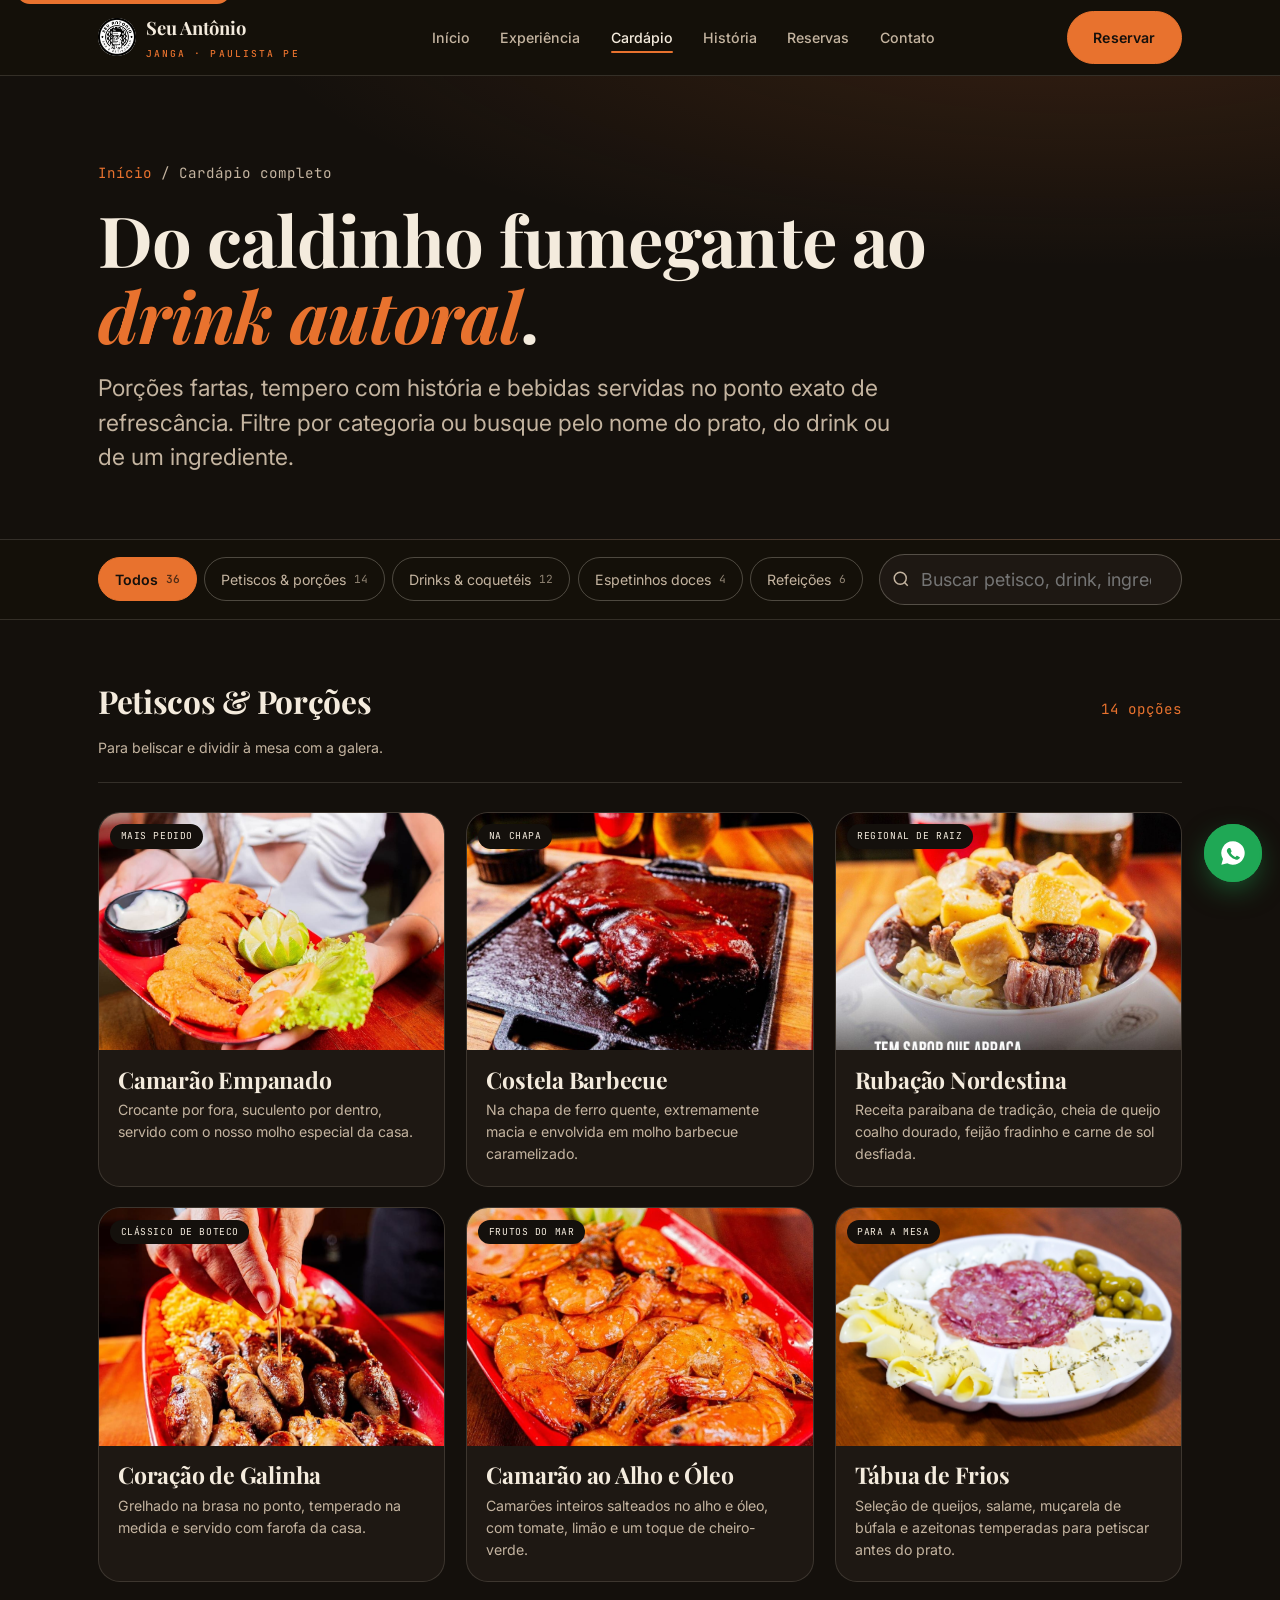
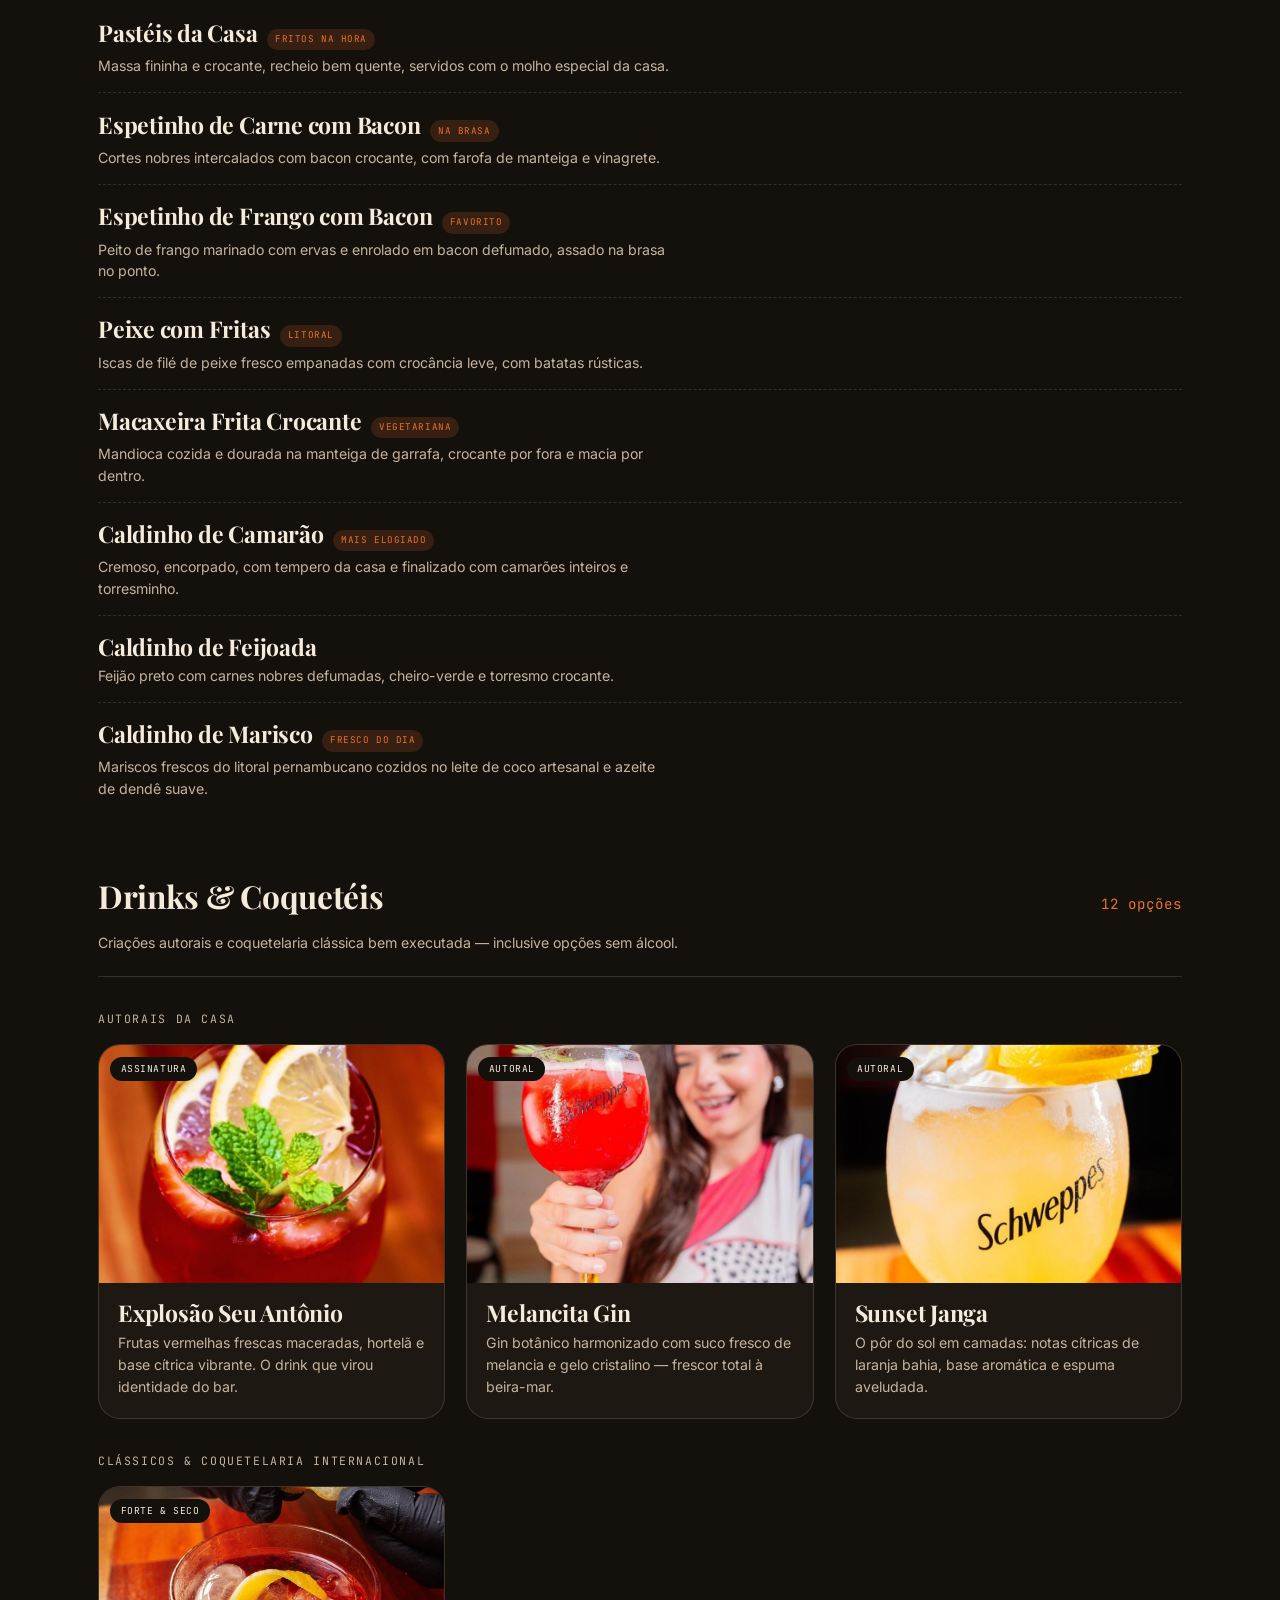
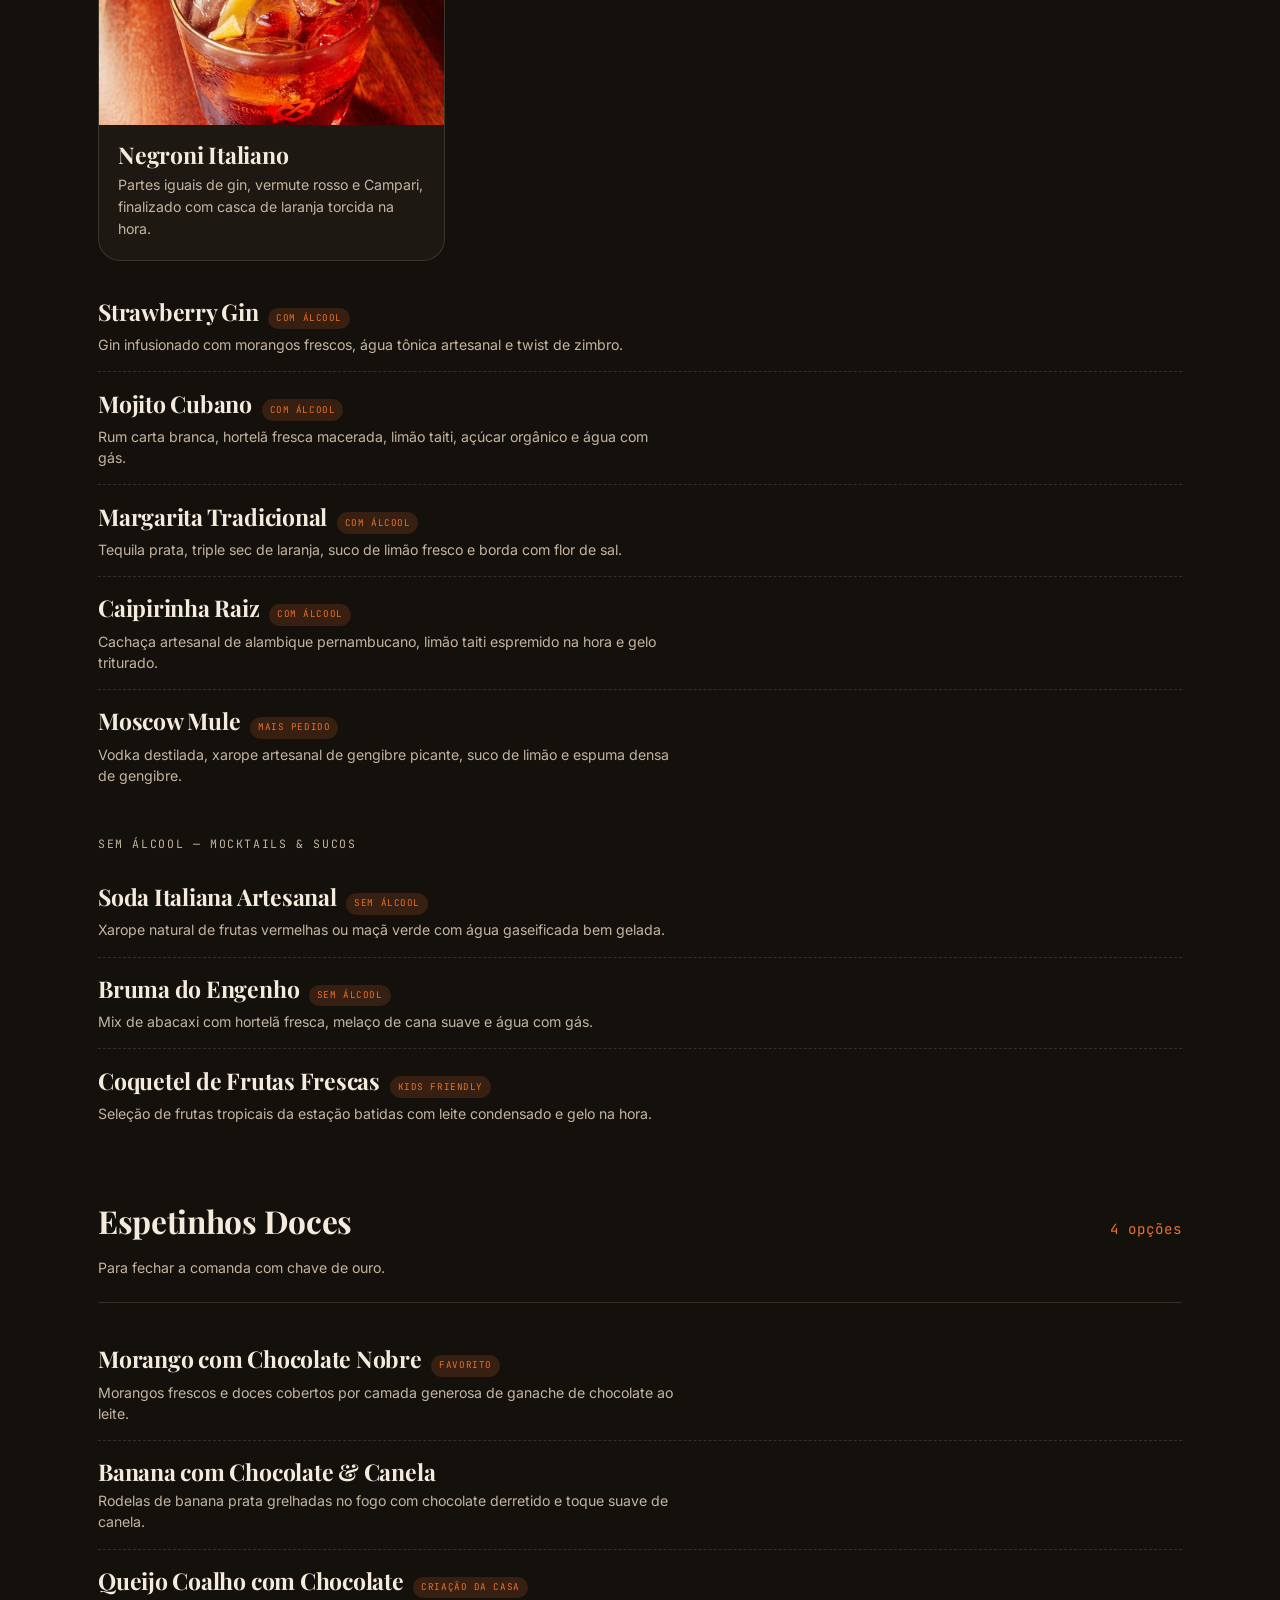
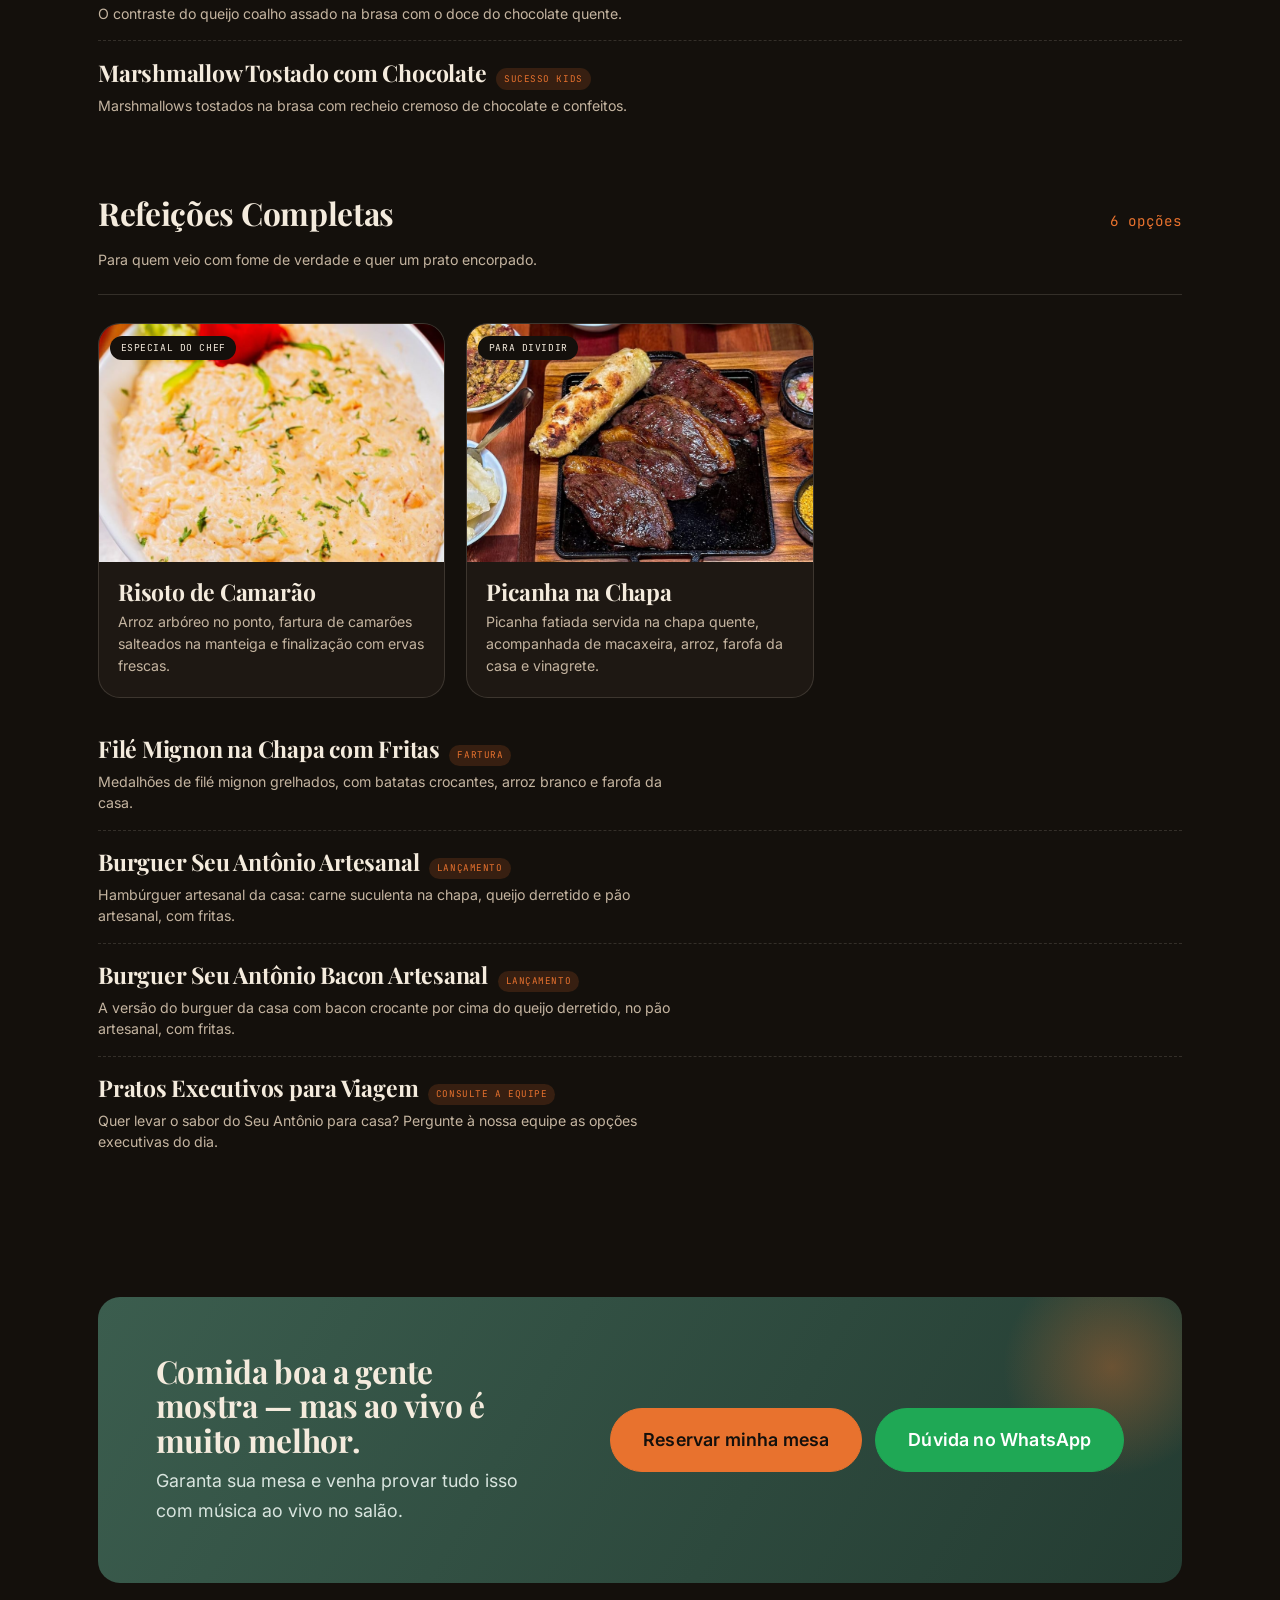
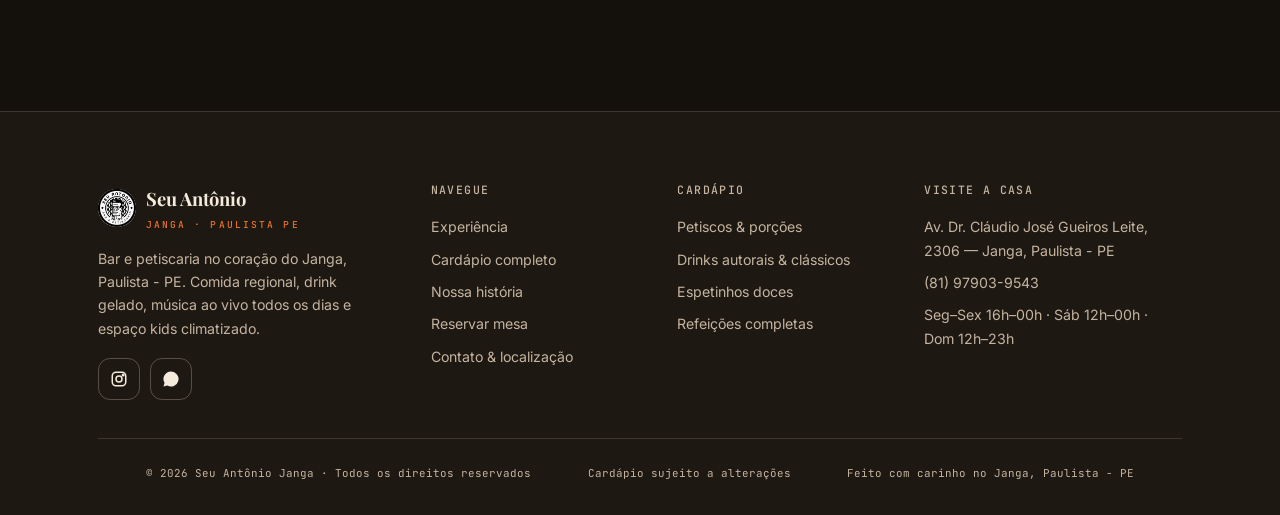
<file: cardapio.html>
<!DOCTYPE html>
<html lang="pt-BR">
<head>
<meta charset="UTF-8">
<meta name="viewport" content="width=device-width, initial-scale=1.0">
<script>document.documentElement.classList.add('js')</script>
<title>Cardápio Completo | Seu Antônio Janga — Bar e Petiscaria no Janga, Paulista PE</title>
<meta name="description" content="Cardápio completo do Seu Antônio Janga: petiscos regionais, caldinhos, drinks autorais e clássicos, mocktails sem álcool, espetinhos doces e refeições. Peça na mesa os valores do dia. Janga, Paulista - PE.">
<link rel="canonical" href="https://www.seuantoniojanga.com.br/cardapio.html">

<meta http-equiv="X-Content-Type-Options" content="nosniff">
<meta name="referrer" content="strict-origin-when-cross-origin">
<meta name="theme-color" content="#14100C">
<meta property="og:type" content="website">
<meta property="og:title" content="Cardápio Completo | Seu Antônio Janga">
<meta property="og:description" content="Petiscos regionais, drinks autorais, espetinhos doces e refeições. Peça na mesa os valores do dia. Janga, Paulista - PE.">
<meta property="og:image" content="https://www.seuantoniojanga.com.br/assets/fotos/camarao-empanado.jpg">
<meta property="og:url" content="https://www.seuantoniojanga.com.br/cardapio.html">
<meta property="og:locale" content="pt_BR">

<link rel="icon" href="assets/img/favicon.svg?v=2" type="image/svg+xml">
<link rel="icon" type="image/png" sizes="32x32" href="assets/images/favicon/favicon-32x32.png?v=2">
<link rel="shortcut icon" href="assets/images/favicon/favicon.ico?v=2">
<link rel="apple-touch-icon" sizes="180x180" href="assets/images/favicon/apple-touch-icon.png?v=2">
<link rel="manifest" href="site.webmanifest">

<link rel="preconnect" href="https://fonts.googleapis.com">
<link rel="preconnect" href="https://fonts.gstatic.com" crossorigin>
<link href="https://fonts.googleapis.com/css2?family=Playfair+Display:ital,wght@0,600;0,700;0,800;1,600&family=Inter:wght@400;500;600;700&family=JetBrains+Mono:wght@400;500;700&display=swap" rel="stylesheet">
<link rel="stylesheet" href="assets/css/styles.css?v=20260830b">
<link rel="stylesheet" href="assets/css/cardapio.css?v=20260830b">

<script type="application/ld+json">
{
  "@context": "https://schema.org",
  "@type": "Menu",
  "name": "Cardápio — Seu Antônio Janga",
  "url": "https://www.seuantoniojanga.com.br/cardapio.html",
  "inLanguage": "pt-BR",
  "hasMenuSection": [
    { "@type": "MenuSection", "name": "Petiscos & Porções" },
    { "@type": "MenuSection", "name": "Drinks & Coquetéis" },
    { "@type": "MenuSection", "name": "Espetinhos Doces" },
    { "@type": "MenuSection", "name": "Refeições Completas" }
  ],
  "provider": { "@type": "BarOrPub", "name": "Seu Antônio Janga", "@id": "https://www.seuantoniojanga.com.br/#business" }
}
</script>
</head>
<body>

<a class="skip-link" href="#cardapio-conteudo">Pular para o cardápio</a>

<div class="preloader" id="preloader" role="status" aria-live="polite">
  <p class="preloader-mark">Seu Antônio <em>Janga</em></p>
  <svg viewBox="0 0 240 40" aria-hidden="true"><path d="M8 22c26 0 26-14 52-14s26 14 52 14 26-14 52-14 26 14 52 14"/></svg>
  <p class="preloader-tag">Cardápio da casa</p>
</div>
<noscript><style>#preloader{display:none}</style></noscript>

<header class="site-header is-stuck" id="site-header">
  <div class="header-inner">
    <a href="index.html" class="brand" aria-label="Seu Antônio Janga — página inicial">
      <img src="assets/images/logo/logo-seu-antonio-simples.png" alt="" width="38" height="38">
      <span>Seu Antônio<em>Janga · Paulista PE</em></span>
    </a>
    <nav class="nav" id="nav" aria-label="Navegação principal">
      <a href="index.html">Início</a>
      <a href="index.html#experiencia">Experiência</a>
      <a href="cardapio.html" class="is-active" aria-current="page">Cardápio</a>
      <a href="index.html#historia">História</a>
      <a href="index.html#reservas">Reservas</a>
      <a href="index.html#contato">Contato</a>
    </nav>
    <div class="header-cta">
      <a href="index.html#reservas" class="btn">Reservar</a>
      <button type="button" class="nav-toggle" id="nav-toggle" aria-label="Abrir menu" aria-controls="nav" aria-expanded="false">
        <span></span><span></span><span></span>
      </button>
    </div>
  </div>
</header>
<div class="nav-backdrop" id="nav-backdrop" hidden></div>

<main id="cardapio-conteudo">

  <section class="page-hero">
    <div class="container">
      <p class="crumb"><a href="index.html">Início</a> / Cardápio completo</p>
      <h1>Do caldinho fumegante ao <em>drink autoral</em>.</h1>
      <p class="lede">Porções fartas, tempero com história e bebidas servidas no ponto exato de refrescância. Filtre por categoria ou busque pelo nome do prato, do drink ou de um ingrediente.</p>
    </div>
  </section>

  <div class="menu-bar">
    <div class="container menu-bar-inner">
      <div class="menu-filters" role="tablist" aria-label="Filtrar cardápio por categoria">
        <button class="menu-filter" role="tab" aria-selected="true" data-filter="todos">Todos <span class="n" data-count-all>36</span></button>
        <button class="menu-filter" role="tab" aria-selected="false" data-filter="petiscos">Petiscos &amp; porções <span class="n">14</span></button>
        <button class="menu-filter" role="tab" aria-selected="false" data-filter="drinks">Drinks &amp; coquetéis <span class="n">12</span></button>
        <button class="menu-filter" role="tab" aria-selected="false" data-filter="doces">Espetinhos doces <span class="n">4</span></button>
        <button class="menu-filter" role="tab" aria-selected="false" data-filter="refeicoes">Refeições <span class="n">6</span></button>
      </div>
      <div class="menu-search">
        <svg viewBox="0 0 24 24" fill="none" stroke="currentColor" stroke-width="2"><circle cx="11" cy="11" r="8"/><path d="M21 21l-4.3-4.3"/></svg>
        <input type="search" id="menu-search" placeholder="Buscar petisco, drink, ingrediente…" aria-label="Buscar no cardápio">
      </div>
    </div>
  </div>

  <div class="container">

    <!-- PETISCOS -->
    <section class="menu-cat" id="petiscos" data-category="petiscos">
      <div class="menu-cat-head">
        <h2>Petiscos &amp; Porções</h2>
        <span class="n">14 opções</span>
        <p>Para beliscar e dividir à mesa com a galera.</p>
      </div>

      <div class="feature-row">
        <article class="mcard menu-item" data-search="camarão empanado crocante molho branco frutos do mar espetinho">
          <div class="mcard-media">
            <img src="assets/fotos/espetinho-camarao-empanado.jpg" alt="Espetinho de camarão empanado com molho branco, limão e salada" width="1200" height="1200" loading="lazy">
            <span class="mcard-tag">Mais pedido</span>
          </div>
          <div class="mcard-body">
            <h3>Camarão Empanado</h3>
            <p>Crocante por fora, suculento por dentro, servido com o nosso molho especial da casa.</p>
          </div>
        </article>

        <article class="mcard menu-item" data-search="costela barbecue chapa defumado carne caramelizado">
          <div class="mcard-media">
            <img src="assets/fotos/costela-barbecue.jpg" alt="Costela barbecue servida na chapa de ferro quente" width="900" height="900" loading="lazy">
            <span class="mcard-tag">Na chapa</span>
          </div>
          <div class="mcard-body">
            <h3>Costela Barbecue</h3>
            <p>Na chapa de ferro quente, extremamente macia e envolvida em molho barbecue caramelizado.</p>
          </div>
        </article>

        <article class="mcard menu-item" data-search="rubação nordestina queijo coalho feijão fradinho carne de sol paraíba regional">
          <div class="mcard-media">
            <img src="assets/fotos/rubacao-nordestina.jpg" alt="Rubação nordestina com queijo coalho, feijão fradinho e carne de sol" width="900" height="900" loading="lazy">
            <span class="mcard-tag">Regional de raiz</span>
          </div>
          <div class="mcard-body">
            <h3>Rubação Nordestina</h3>
            <p>Receita paraibana de tradição, cheia de queijo coalho dourado, feijão fradinho e carne de sol desfiada.</p>
          </div>
        </article>

        <article class="mcard menu-item" data-search="coração de galinha grelhado brasa farofa boteco petisco">
          <div class="mcard-media">
            <img src="assets/fotos/coracao-de-galinha.jpg" alt="Coração de galinha grelhado na brasa, servido no prato com farofa" width="961" height="1200" loading="lazy">
            <span class="mcard-tag">Clássico de boteco</span>
          </div>
          <div class="mcard-body">
            <h3>Coração de Galinha</h3>
            <p>Grelhado na brasa no ponto, temperado na medida e servido com farofa da casa.</p>
          </div>
        </article>

        <article class="mcard menu-item" data-search="camarão ao alho e óleo inteiro chapa frutos do mar tomate limão">
          <div class="mcard-media">
            <img src="assets/fotos/camarao-ao-alho-e-oleo.jpg" alt="Camarões inteiros ao alho e óleo servidos com tomate e limão" width="1013" height="1013" loading="lazy">
            <span class="mcard-tag">Frutos do mar</span>
          </div>
          <div class="mcard-body">
            <h3>Camarão ao Alho e Óleo</h3>
            <p>Camarões inteiros salteados no alho e óleo, com tomate, limão e um toque de cheiro-verde.</p>
          </div>
        </article>

        <article class="mcard menu-item" data-search="tábua de frios queijo salame azeitona muçarela búfala para a mesa">
          <div class="mcard-media">
            <img src="assets/fotos/tabua-de-frios.jpg" alt="Tábua de frios com queijos, salame, muçarela de búfala e azeitonas" width="1440" height="962" loading="lazy">
            <span class="mcard-tag">Para a mesa</span>
          </div>
          <div class="mcard-body">
            <h3>Tábua de Frios</h3>
            <p>Seleção de queijos, salame, muçarela de búfala e azeitonas temperadas para petiscar antes do prato.</p>
          </div>
        </article>

      </div>

      <div class="menu-list">
        <div class="mrow menu-item" data-search="pastéis da casa fritos crocante recheio molho petisco">
          <div class="mrow-title"><h4>Pastéis da Casa</h4><span class="chip-mini">Fritos na hora</span></div>
            <p>Massa fininha e crocante, recheio bem quente, servidos com o molho especial da casa.</p>
        </div>
        <div class="mrow menu-item" data-search="espetinho de carne com bacon farofa vinagrete brasa">
          <div class="mrow-title"><h4>Espetinho de Carne com Bacon</h4><span class="chip-mini">Na brasa</span></div>
            <p>Cortes nobres intercalados com bacon crocante, com farofa de manteiga e vinagrete.</p>
        </div>
        <div class="mrow menu-item" data-search="espetinho de frango com bacon ervas defumado brasa">
          <div class="mrow-title"><h4>Espetinho de Frango com Bacon</h4><span class="chip-mini">Favorito</span></div>
            <p>Peito de frango marinado com ervas e enrolado em bacon defumado, assado na brasa no ponto.</p>
        </div>
        <div class="mrow menu-item" data-search="peixe com fritas filé iscas empanado batata rústica litoral">
          <div class="mrow-title"><h4>Peixe com Fritas</h4><span class="chip-mini">Litoral</span></div>
            <p>Iscas de filé de peixe fresco empanadas com crocância leve, com batatas rústicas.</p>
        </div>
        <div class="mrow menu-item" data-search="macaxeira frita crocante aipim mandioca manteiga de garrafa vegetariano">
          <div class="mrow-title"><h4>Macaxeira Frita Crocante</h4><span class="chip-mini">Vegetariana</span></div>
            <p>Mandioca cozida e dourada na manteiga de garrafa, crocante por fora e macia por dentro.</p>
        </div>
        <div class="mrow menu-item" data-search="caldinho de camarão cremoso encorpado torresmo frutos do mar">
          <div class="mrow-title"><h4>Caldinho de Camarão</h4><span class="chip-mini">Mais elogiado</span></div>
            <p>Cremoso, encorpado, com tempero da casa e finalizado com camarões inteiros e torresminho.</p>
        </div>
        <div class="mrow menu-item" data-search="caldinho de feijoada feijão preto carnes defumadas torresmo">
          <div class="mrow-title"><h4>Caldinho de Feijoada</h4></div>
            <p>Feijão preto com carnes nobres defumadas, cheiro-verde e torresmo crocante.</p>
        </div>
        <div class="mrow menu-item" data-search="caldinho de marisco litoral leite de coco dendê frutos do mar">
          <div class="mrow-title"><h4>Caldinho de Marisco</h4><span class="chip-mini">Fresco do dia</span></div>
            <p>Mariscos frescos do litoral pernambucano cozidos no leite de coco artesanal e azeite de dendê suave.</p>
        </div>
      </div>
    </section>

    <!-- DRINKS -->
    <section class="menu-cat" id="drinks" data-category="drinks">
      <div class="menu-cat-head">
        <h2>Drinks &amp; Coquetéis</h2>
        <span class="n">12 opções</span>
        <p>Criações autorais e coquetelaria clássica bem executada — inclusive opções sem álcool.</p>
      </div>

      <p class="menu-sub">Autorais da casa</p>
      <div class="feature-row">
        <article class="mcard menu-item" data-search="explosão seu antônio frutas vermelhas hortelã cítrico assinatura autoral com álcool">
          <div class="mcard-media">
            <img src="assets/fotos/drink-explosao-seu-antonio.jpg" alt="Drink Explosão Seu Antônio com frutas vermelhas e hortelã" width="800" height="1061" loading="lazy">
            <span class="mcard-tag">Assinatura</span>
          </div>
          <div class="mcard-body">
            <h3>Explosão Seu Antônio</h3>
            <p>Frutas vermelhas frescas maceradas, hortelã e base cítrica vibrante. O drink que virou identidade do bar.</p>
          </div>
        </article>
        <article class="mcard menu-item" data-search="melancita gin melancia botânico refrescante autoral com álcool">
          <div class="mcard-media">
            <img src="assets/fotos/drink-melancita-gin.jpg" alt="Drink Melancita Gin, com suco de melancia" width="800" height="800" loading="lazy">
            <span class="mcard-tag">Autoral</span>
          </div>
          <div class="mcard-body">
            <h3>Melancita Gin</h3>
            <p>Gin botânico harmonizado com suco fresco de melancia e gelo cristalino — frescor total à beira-mar.</p>
          </div>
        </article>
        <article class="mcard menu-item" data-search="sunset janga laranja bahia espuma aveludada cítrico autoral com álcool">
          <div class="mcard-media">
            <img src="assets/fotos/drink-sunset-janga.jpg" alt="Drink Sunset Janga em camadas cítricas com espuma" width="800" height="800" loading="lazy">
            <span class="mcard-tag">Autoral</span>
          </div>
          <div class="mcard-body">
            <h3>Sunset Janga</h3>
            <p>O pôr do sol em camadas: notas cítricas de laranja bahia, base aromática e espuma aveludada.</p>
          </div>
        </article>
      </div>

      <p class="menu-sub">Clássicos &amp; coquetelaria internacional</p>
      <div class="feature-row">
        <article class="mcard menu-item" data-search="negroni italiano gin vermute rosso campari casca de laranja torcida forte seco com álcool">
          <div class="mcard-media">
            <img src="assets/fotos/bar-negroni-casca-laranja.jpg" alt="Bartender torcendo casca de laranja sobre um Negroni no balcão do bar" width="1200" height="1200" loading="lazy">
            <span class="mcard-tag">Forte &amp; seco</span>
          </div>
          <div class="mcard-body">
            <h3>Negroni Italiano</h3>
            <p>Partes iguais de gin, vermute rosso e Campari, finalizado com casca de laranja torcida na hora.</p>
          </div>
        </article>
      </div>
      <div class="menu-list">
        <div class="mrow menu-item" data-search="strawberry gin morango tônica zimbro com álcool">
          <div class="mrow-title"><h4>Strawberry Gin</h4><span class="chip-mini">Com álcool</span></div>
            <p>Gin infusionado com morangos frescos, água tônica artesanal e twist de zimbro.</p>
        </div>
        <div class="mrow menu-item" data-search="mojito cubano rum hortelã limão taiti água com gás clássico com álcool">
          <div class="mrow-title"><h4>Mojito Cubano</h4><span class="chip-mini">Com álcool</span></div>
            <p>Rum carta branca, hortelã fresca macerada, limão taiti, açúcar orgânico e água com gás.</p>
        </div>
        <div class="mrow menu-item" data-search="margarita tradicional tequila triple sec limão flor de sal com álcool">
          <div class="mrow-title"><h4>Margarita Tradicional</h4><span class="chip-mini">Com álcool</span></div>
            <p>Tequila prata, triple sec de laranja, suco de limão fresco e borda com flor de sal.</p>
        </div>
        <div class="mrow menu-item" data-search="caipirinha raiz cachaça alambique pernambucano limão taiti brasil com álcool">
          <div class="mrow-title"><h4>Caipirinha Raiz</h4><span class="chip-mini">Com álcool</span></div>
            <p>Cachaça artesanal de alambique pernambucano, limão taiti espremido na hora e gelo triturado.</p>
        </div>
        <div class="mrow menu-item" data-search="moscow mule vodka gengibre picante espuma limão mais pedido com álcool">
          <div class="mrow-title"><h4>Moscow Mule</h4><span class="chip-mini">Mais pedido</span></div>
            <p>Vodka destilada, xarope artesanal de gengibre picante, suco de limão e espuma densa de gengibre.</p>
        </div>
      </div>

      <p class="menu-sub">Sem álcool — mocktails &amp; sucos</p>
      <div class="menu-list">
        <div class="mrow menu-item" data-search="soda italiana artesanal xarope frutas vermelhas maçã verde sem álcool">
          <div class="mrow-title"><h4>Soda Italiana Artesanal</h4><span class="chip-mini">Sem álcool</span></div>
            <p>Xarope natural de frutas vermelhas ou maçã verde com água gaseificada bem gelada.</p>
        </div>
        <div class="mrow menu-item" data-search="bruma do engenho abacaxi hortelã melaço de cana água com gás sem álcool autoral">
          <div class="mrow-title"><h4>Bruma do Engenho</h4><span class="chip-mini">Sem álcool</span></div>
            <p>Mix de abacaxi com hortelã fresca, melaço de cana suave e água com gás.</p>
        </div>
        <div class="mrow menu-item" data-search="coquetel de frutas frescas tropicais leite condensado kids sem álcool">
          <div class="mrow-title"><h4>Coquetel de Frutas Frescas</h4><span class="chip-mini">Kids friendly</span></div>
            <p>Seleção de frutas tropicais da estação batidas com leite condensado e gelo na hora.</p>
        </div>
      </div>
    </section>

    <!-- DOCES -->
    <section class="menu-cat" id="doces" data-category="doces">
      <div class="menu-cat-head">
        <h2>Espetinhos Doces</h2>
        <span class="n">4 opções</span>
        <p>Para fechar a comanda com chave de ouro.</p>
      </div>
      <div class="menu-list">
        <div class="mrow menu-item" data-search="morango com chocolate nobre ganache ao leite sobremesa doce">
          <div class="mrow-title"><h4>Morango com Chocolate Nobre</h4><span class="chip-mini">Favorito</span></div>
            <p>Morangos frescos e doces cobertos por camada generosa de ganache de chocolate ao leite.</p>
        </div>
        <div class="mrow menu-item" data-search="banana com chocolate canela grelhada fogo sobremesa doce">
          <div class="mrow-title"><h4>Banana com Chocolate &amp; Canela</h4></div>
            <p>Rodelas de banana prata grelhadas no fogo com chocolate derretido e toque suave de canela.</p>
        </div>
        <div class="mrow menu-item" data-search="queijo coalho com chocolate brasa salgado doce criação da casa">
          <div class="mrow-title"><h4>Queijo Coalho com Chocolate</h4><span class="chip-mini">Criação da casa</span></div>
            <p>O contraste do queijo coalho assado na brasa com o doce do chocolate quente.</p>
        </div>
        <div class="mrow menu-item" data-search="marshmallow tostado com chocolate confeitos kids doce sobremesa">
          <div class="mrow-title"><h4>Marshmallow Tostado com Chocolate</h4><span class="chip-mini">Sucesso kids</span></div>
            <p>Marshmallows tostados na brasa com recheio cremoso de chocolate e confeitos.</p>
        </div>
      </div>
    </section>

    <!-- REFEIÇÕES -->
    <section class="menu-cat" id="refeicoes" data-category="refeicoes">
      <div class="menu-cat-head">
        <h2>Refeições Completas</h2>
        <span class="n">6 opções</span>
        <p>Para quem veio com fome de verdade e quer um prato encorpado.</p>
      </div>

      <div class="feature-row">
        <article class="mcard menu-item" data-search="risoto de camarão arbóreo cremoso ervas especial do chef refeição">
          <div class="mcard-media">
            <img src="assets/fotos/risoto-de-camarao.jpg" alt="Risoto cremoso de camarão finalizado com ervas" width="720" height="720" loading="lazy">
            <span class="mcard-tag">Especial do chef</span>
          </div>
          <div class="mcard-body">
            <h3>Risoto de Camarão</h3>
            <p>Arroz arbóreo no ponto, fartura de camarões salteados na manteiga e finalização com ervas frescas.</p>
          </div>
        </article>

        <article class="mcard menu-item" data-search="picanha na chapa fatiada macaxeira arroz farofa vinagrete para dividir refeição carne">
          <div class="mcard-media">
            <img src="assets/fotos/picanha-na-chapa.jpg" alt="Picanha fatiada na chapa de ferro com macaxeira, arroz e farofa" width="902" height="1200" loading="lazy">
            <span class="mcard-tag">Para dividir</span>
          </div>
          <div class="mcard-body">
            <h3>Picanha na Chapa</h3>
            <p>Picanha fatiada servida na chapa quente, acompanhada de macaxeira, arroz, farofa da casa e vinagrete.</p>
          </div>
        </article>
      </div>

      <div class="menu-list">
        <div class="mrow menu-item" data-search="filé mignon na chapa fritas medalhões arroz farofa refeição fartura">
          <div class="mrow-title"><h4>Filé Mignon na Chapa com Fritas</h4><span class="chip-mini">Fartura</span></div>
            <p>Medalhões de filé mignon grelhados, com batatas crocantes, arroz branco e farofa da casa.</p>
        </div>
        <div class="mrow menu-item" data-search="burguer seu antônio artesanal hambúrguer carne queijo pão artesanal lançamento">
          <div class="mrow-title"><h4>Burguer Seu Antônio Artesanal</h4><span class="chip-mini">Lançamento</span></div>
            <p>Hambúrguer artesanal da casa: carne suculenta na chapa, queijo derretido e pão artesanal, com fritas.</p>
        </div>
        <div class="mrow menu-item" data-search="burguer seu antônio bacon artesanal hambúrguer carne queijo pão bacon crocante lançamento">
          <div class="mrow-title"><h4>Burguer Seu Antônio Bacon Artesanal</h4><span class="chip-mini">Lançamento</span></div>
            <p>A versão do burguer da casa com bacon crocante por cima do queijo derretido, no pão artesanal, com fritas.</p>
        </div>
        <div class="mrow menu-item" data-search="pratos executivos para viagem take away marmita almoço consulte">
          <div class="mrow-title"><h4>Pratos Executivos para Viagem</h4><span class="chip-mini">Consulte a equipe</span></div>
            <p>Quer levar o sabor do Seu Antônio para casa? Pergunte à nossa equipe as opções executivas do dia.</p>
        </div>
      </div>
    </section>

    <div class="menu-empty" id="menu-empty">
      <h3>Nenhum item encontrado</h3>
      <p>Não achamos nada com esse termo. Tente por “camarão”, “gin”, “chapa”, “sem álcool” ou “doce”.</p>
    </div>

  </div>

  <section class="section">
    <div class="container">
      <div class="cta-band">
        <div class="cta-band-txt">
          <h2>Comida boa a gente mostra — mas ao vivo é muito melhor.</h2>
          <p>Garanta sua mesa e venha provar tudo isso com música ao vivo no salão.</p>
        </div>
        <div class="cta-band-actions">
          <a href="index.html#reservas" class="btn btn--lg">Reservar minha mesa</a>
          <a href="https://wa.me/5581979039543?text=Ol%C3%A1!%20Tenho%20uma%20d%C3%BAvida%20sobre%20o%20card%C3%A1pio%20do%20Seu%20Ant%C3%B4nio%20Janga." class="btn btn--wa btn--lg" target="_blank" rel="noopener">Dúvida no WhatsApp</a>
        </div>
      </div>
    </div>
  </section>

</main>

<footer class="site-footer" id="privacidade">
  <div class="container">
    <div class="footer-grid">
      <div class="footer-brand">
        <a href="index.html" class="brand">
          <img src="assets/images/logo/logo-seu-antonio-simples.png" alt="" width="38" height="38">
          <span>Seu Antônio<em>Janga · Paulista PE</em></span>
        </a>
        <p>Bar e petiscaria no coração do Janga, Paulista - PE. Comida regional, drink gelado, música ao vivo todos os dias e espaço kids climatizado.</p>
        <div class="footer-social">
          <a href="https://www.instagram.com/seuantoniojanga" target="_blank" rel="noopener" aria-label="Instagram do Seu Antônio Janga"><svg viewBox="0 0 24 24" fill="none" stroke="currentColor" stroke-width="2"><rect x="3" y="3" width="18" height="18" rx="5"/><circle cx="12" cy="12" r="4"/><circle cx="17.5" cy="6.5" r="1"/></svg></a>
          <a href="https://wa.me/5581979039543" target="_blank" rel="noopener" aria-label="WhatsApp do Seu Antônio Janga"><svg viewBox="0 0 24 24" fill="currentColor"><path d="M12 2a10 10 0 0 0-8.6 15.1L2 22l5.1-1.3A10 10 0 1 0 12 2z"/></svg></a>
        </div>
      </div>
      <div class="footer-col">
        <h4>Navegue</h4>
        <a href="index.html#experiencia">Experiência</a>
        <a href="cardapio.html">Cardápio completo</a>
        <a href="index.html#historia">Nossa história</a>
        <a href="index.html#reservas">Reservar mesa</a>
        <a href="index.html#contato">Contato &amp; localização</a>
      </div>
      <div class="footer-col">
        <h4>Cardápio</h4>
        <a href="#petiscos">Petiscos &amp; porções</a>
        <a href="#drinks">Drinks autorais &amp; clássicos</a>
        <a href="#doces">Espetinhos doces</a>
        <a href="#refeicoes">Refeições completas</a>
      </div>
      <div class="footer-col">
        <h4>Visite a casa</h4>
        <a href="https://maps.google.com/?q=Av.+Dr.+Cláudio+José+Gueiros+Leite,+2306,+Janga,+Paulista+-+PE" target="_blank" rel="noopener">Av. Dr. Cláudio José Gueiros Leite, 2306 — Janga, Paulista - PE</a>
        <a href="tel:+5581979039543">(81) 97903-9543</a>
        <span>Seg–Sex 16h–00h · Sáb 12h–00h · Dom 12h–23h</span>
      </div>
    </div>
    <div class="footer-bottom">
      <span>© <span id="year">2026</span> Seu Antônio Janga · Todos os direitos reservados</span>
      <span>Cardápio sujeito a alterações</span>
      <span>Feito com carinho no Janga, Paulista - PE</span>
    </div>
  </div>
</footer>

<a href="https://wa.me/5581979039543?text=Ol%C3%A1!%20Vim%20pelo%20site%20do%20Seu%20Ant%C3%B4nio%20Janga." class="wa-float" target="_blank" rel="noopener" aria-label="Falar no WhatsApp">
  <span class="ping" aria-hidden="true"></span>
  <svg viewBox="0 0 24 24" fill="currentColor"><path d="M12 2a10 10 0 0 0-8.6 15.1L2 22l5.1-1.3A10 10 0 1 0 12 2zm5.8 14.3c-.3.7-1.5 1.4-2 1.4-.6.1-1.2.2-3.9-1a11 11 0 0 1-4.5-4.6c-.7-1.2-.7-2.2-.6-2.5 0-.4.6-1.4 1.2-1.7.2-.2.5-.2.7-.2h.5c.2 0 .4 0 .6.5l.9 2.1c.1.2.1.4 0 .6l-.5.7c-.1.2-.2.3 0 .6a8 8 0 0 0 3.5 3.2c.3.1.4.1.6-.1l.6-.8c.2-.2.4-.2.6-.1l2 1c.2.1.4.2.4.4a2 2 0 0 1-.1.6z"/></svg>
</a>

<script src="assets/js/app.js?v=20260830b" defer></script>
<script src="assets/js/cardapio.js?v=20260830b" defer></script>
</body>
</html>
</file>
<file: assets/css/styles.css>
/* ============================================================
   SEU ANTÔNIO JANGA — Sistema visual "Janga à noite"
   Café profundo + creme papel + laranja dendê + verde-garrafa
   Autoria: reconstrução completa (2026). Sem herança do site antigo.
   ============================================================ */

/* ---------- 1. Reset enxuto ---------- */
*,*::before,*::after{box-sizing:border-box;margin:0;padding:0}
html{-webkit-text-size-adjust:100%;scroll-behavior:smooth}
@media (prefers-reduced-motion:reduce){html{scroll-behavior:auto}}
body{min-height:100%;line-height:1.65;font-synthesis:none;-webkit-font-smoothing:antialiased;text-rendering:optimizeLegibility}
img,picture,svg,video{display:block;max-width:100%}
img{height:auto}
button,input,select,textarea{font:inherit;color:inherit}
button{background:none;border:0;cursor:pointer}
a{color:inherit;text-decoration:none}
ul{list-style:none}
:focus-visible{outline:2px solid var(--dende);outline-offset:3px;border-radius:2px}

/* ---------- 1b. Barra de rolagem (identidade da casa) ---------- */
html{scrollbar-width:thin;scrollbar-color:#E8722E #1E1813}
::-webkit-scrollbar{width:10px;height:10px}
::-webkit-scrollbar-track{background:#1E1813}
::-webkit-scrollbar-thumb{background:#E8722E;border-radius:10px;border:2px solid #1E1813}
::-webkit-scrollbar-thumb:hover{background:#F08A4C}
::-webkit-scrollbar-corner{background:#1E1813}

/* ---------- 2. Tokens ---------- */
:root{
  --ink:#14100C;
  --ink-2:#1E1813;
  --ink-3:#2A221B;
  --cream:#F4EBDD;
  --cream-dim:#C4B4A0;
  --paper:#FBF6EC;
  --paper-2:#F1E7D6;
  --paper-ink:#291F19;
  --paper-ink-dim:#6A5A4C;
  --dende:#E8722E;
  --dende-deep:#A84C14;
  --garrafa:#3B5D4E;
  --garrafa-lite:#7CA091;
  --ouro:#C9A24B;
  --wa:#1FA855;
  --line:rgba(244,235,221,.14);
  --line-2:rgba(244,235,221,.26);
  --line-ink:rgba(41,31,25,.14);

  --f-display:"Playfair Display",Georgia,"Times New Roman",serif;
  --f-body:"Inter",-apple-system,BlinkMacSystemFont,"Segoe UI",Roboto,sans-serif;
  --f-mono:"JetBrains Mono",ui-monospace,"SFMono-Regular",Menlo,Consolas,monospace;

  --step--1:clamp(.82rem,.79rem + .12vw,.9rem);
  --step-0:clamp(1rem,.96rem + .2vw,1.12rem);
  --step-1:clamp(1.2rem,1.12rem + .4vw,1.5rem);
  --step-2:clamp(1.5rem,1.34rem + .8vw,2.1rem);
  --step-3:clamp(2rem,1.7rem + 1.5vw,3.1rem);
  --step-4:clamp(2.6rem,2rem + 3vw,4.6rem);

  --container:1180px;
  --gutter:clamp(1.15rem,5vw,3rem);
  --section-y:clamp(4.5rem,10vw,8rem);

  --radius:14px;
  --radius-lg:22px;
  --radius-pill:999px;
  --shadow-sm:0 2px 10px rgba(0,0,0,.25);
  --shadow-md:0 18px 44px -18px rgba(0,0,0,.55);
  --shadow-glow:0 12px 34px -8px rgba(232,114,46,.5);
  --ease:cubic-bezier(.22,.61,.36,1);
  --dur:.55s;
}

/* ---------- 3. Base ---------- */
body{
  font-family:var(--f-body);
  font-size:var(--step-0);
  color:var(--cream);
  background:var(--ink);
  overflow-x:hidden;
}
main{position:relative;z-index:1}

h1,h2,h3,h4{font-family:var(--f-display);font-weight:700;line-height:1.08;letter-spacing:-.01em}
h1{font-size:var(--step-4)}
h2{font-size:var(--step-3)}
h3{font-size:var(--step-1)}
em{font-style:italic}
strong{font-weight:700}

/* ---------- 4. Layout utils ---------- */
.container{width:100%;max-width:var(--container);margin-inline:auto;padding-inline:var(--gutter)}
.section{padding-block:var(--section-y);position:relative}
.section--paper{background:var(--paper);color:var(--paper-ink)}
.section--paper h1,.section--paper h2,.section--paper h3,.section--paper h4{color:var(--paper-ink)}
.section--ink2{background:var(--ink-2)}
.u-center{text-align:center}
.sr-only{position:absolute;width:1px;height:1px;padding:0;margin:-1px;overflow:hidden;clip:rect(0 0 0 0);white-space:nowrap;border:0}
.skip-link{position:absolute;left:1rem;top:-3rem;z-index:200;background:var(--dende);color:var(--ink);padding:.7rem 1.1rem;border-radius:0 0 var(--radius) var(--radius);font-weight:600;transition:top .2s}
.skip-link:focus{top:0}

/* rótulo mono + numeração de seção (elemento-assinatura) */
.eyebrow{
  display:inline-flex;align-items:center;gap:.6rem;
  font-family:var(--f-mono);font-size:var(--step--1);font-weight:500;
  letter-spacing:.16em;text-transform:uppercase;color:var(--dende);
}
.eyebrow::before{content:"";width:26px;height:1px;background:currentColor;opacity:.7}
.section--paper .eyebrow{color:var(--dende-deep)}
.section-head{max-width:44ch;margin-bottom:clamp(2.4rem,5vw,3.6rem)}
.section-head.u-center{margin-inline:auto}
.section-head p{margin-top:1rem;color:var(--cream-dim);font-size:var(--step-0)}
.section--paper .section-head p{color:var(--paper-ink-dim)}
.section-head .count-tag{font-family:var(--f-mono);font-size:var(--step--1);color:var(--cream-dim)}

/* linha de horizonte / onda — separador recorrente */
.wave{display:block;width:100%;height:34px;color:var(--dende)}
.wave path{fill:none;stroke:currentColor;stroke-width:2;stroke-linecap:round}
.wave--ink{color:var(--line-2)}

/* ---------- 5. Botões ---------- */
.btn{
  --btn-bg:var(--dende);--btn-fg:var(--ink);--btn-bd:var(--dende);
  display:inline-flex;align-items:center;justify-content:center;gap:.55rem;
  min-height:48px;padding:.85rem 1.6rem;
  font-family:var(--f-body);font-weight:600;font-size:var(--step--1);
  letter-spacing:.01em;
  background:var(--btn-bg);color:var(--btn-fg);
  border:1.5px solid var(--btn-bd);border-radius:var(--radius-pill);
  transition:transform .25s var(--ease),box-shadow .25s var(--ease),background .25s var(--ease),color .25s var(--ease);
}
.btn svg{width:1.15em;height:1.15em;flex:none}
@media (hover:hover){
  .btn:hover{transform:translateY(-2px);box-shadow:var(--shadow-glow)}
}
.btn:active{transform:translateY(0)}
.btn--lg{min-height:54px;padding:1rem 2rem;font-size:var(--step-0)}
.btn--outline{--btn-bg:transparent;--btn-fg:var(--cream);--btn-bd:var(--line-2)}
.btn--outline:hover{--btn-bd:var(--cream);box-shadow:none;background:rgba(244,235,221,.06)}
.section--paper .btn--outline{--btn-fg:var(--paper-ink);--btn-bd:var(--line-ink)}
.section--paper .btn--outline:hover{--btn-bd:var(--paper-ink);background:rgba(41,31,25,.05)}
.btn--wa{--btn-bg:var(--wa);--btn-fg:#fff;--btn-bd:var(--wa)}
.btn--ghost{--btn-bg:transparent;--btn-fg:var(--dende);--btn-bd:transparent;padding-inline:.4rem}
.btn--ghost:hover{box-shadow:none;transform:translateX(3px);gap:.8rem}
.section--paper .btn--ghost{--btn-fg:var(--dende-deep)}

/* ---------- 6. Header ---------- */
.site-header{
  position:fixed;inset:0 0 auto;z-index:100;
  display:flex;align-items:center;
  padding-block:.7rem;
  background:transparent;
  transition:background .3s var(--ease),border-color .3s var(--ease);
  border-bottom:1px solid transparent;
}
/* fundo sólido no estado fixo — sem backdrop-filter, que trava o toque
   no header fixo do iOS Safari depois que a página rola */
.site-header.is-stuck{
  background:#141009;border-bottom-color:var(--line);
}
.header-inner{width:100%;max-width:var(--container);margin-inline:auto;padding-inline:var(--gutter);
  display:flex;align-items:center;justify-content:space-between;gap:1rem}
.brand{display:flex;align-items:center;gap:.6rem;font-family:var(--f-display);font-weight:700;font-size:1.15rem}
.brand img{width:38px;height:38px;border-radius:50%;background:var(--cream);object-fit:cover}
.brand span em{display:block;font-family:var(--f-mono);font-style:normal;font-size:.6rem;letter-spacing:.22em;
  text-transform:uppercase;color:var(--dende);font-weight:500;margin-top:2px}
.nav{display:flex;align-items:center;gap:.3rem}
.nav a{
  position:relative;padding:.5rem .8rem;font-size:var(--step--1);font-weight:500;color:var(--cream-dim);
  border-radius:var(--radius-pill);transition:color .2s
}
.nav a:hover{color:var(--cream)}
.nav a.is-active{color:var(--cream)}
.nav a.is-active::after{content:"";position:absolute;left:.8rem;right:.8rem;bottom:.28rem;height:2px;
  background:var(--dende);border-radius:2px}
.header-cta{display:flex;align-items:center;gap:.6rem}
/* z-index acima do painel (.nav = 99) para o X continuar clicável com o menu aberto */
.nav-toggle{display:none;width:44px;height:44px;border-radius:12px;border:1px solid var(--line-2);
  flex-direction:column;align-items:center;justify-content:center;gap:5px;position:relative;z-index:110}
.nav-toggle span{width:20px;height:2px;background:var(--cream);border-radius:2px;pointer-events:none;
  transition:transform .3s var(--ease),opacity .2s}
body.nav-open .nav-toggle span:nth-child(1){transform:translateY(7px) rotate(45deg)}
body.nav-open .nav-toggle span:nth-child(2){opacity:0}
body.nav-open .nav-toggle span:nth-child(3){transform:translateY(-7px) rotate(-45deg)}

/* ---------- 7. Preloader ---------- */
.preloader{
  position:fixed;inset:0;z-index:9999;display:grid;place-content:center;justify-items:center;gap:1.4rem;
  background:var(--ink);text-align:center;
  transition:opacity .6s var(--ease),visibility .6s
}
.preloader.is-done{opacity:0;visibility:hidden;pointer-events:none}
.preloader-mark{font-family:var(--f-display);font-size:clamp(1.6rem,6vw,2.4rem);color:var(--cream)}
.preloader-mark em{color:var(--dende)}
.preloader svg{width:min(240px,60vw);height:40px;color:var(--dende)}
.preloader svg path{fill:none;stroke:currentColor;stroke-width:3;stroke-linecap:round;
  stroke-dasharray:640;stroke-dashoffset:640;animation:draw 1.5s var(--ease) forwards}
.preloader-tag{font-family:var(--f-mono);font-size:.72rem;letter-spacing:.24em;text-transform:uppercase;color:var(--cream-dim)}
@keyframes draw{to{stroke-dashoffset:0}}

/* ---------- 8. Hero ---------- */
.hero{position:relative;min-height:100svh;display:flex;align-items:flex-end;
  padding-top:clamp(7rem,16vh,10rem);padding-bottom:clamp(3rem,8vh,5rem);overflow:hidden}
.hero-media{position:absolute;inset:0;z-index:0}
.hero-media img{width:100%;height:100%;object-fit:cover;object-position:center 35%}
.hero-media::after{content:"";position:absolute;inset:0;
  background:
    linear-gradient(180deg,rgba(20,16,12,.60) 0%,rgba(20,16,12,.42) 32%,rgba(20,16,12,.88) 80%,var(--ink) 100%),
    linear-gradient(90deg,rgba(20,16,12,.80) 0%,rgba(20,16,12,.40) 48%,rgba(20,16,12,.05) 100%),
    radial-gradient(120% 80% at 12% 92%,rgba(232,114,46,.20),transparent 58%)}
.hero-inner{position:relative;z-index:1;width:100%;max-width:var(--container);margin-inline:auto;padding-inline:var(--gutter)}
.hero-grid{display:grid;grid-template-columns:minmax(0,1fr) auto;gap:2.5rem;align-items:end}
.hero-stamp{
  flex:none;display:grid;place-items:center;gap:.15rem;width:118px;height:118px;border-radius:50%;
  border:1px dashed var(--ouro);color:var(--cream);
  font-family:var(--f-mono);text-align:center;line-height:1.2;
  background:rgba(20,16,12,.4);backdrop-filter:blur(3px)
}
.hero-stamp b{font-family:var(--f-display);font-size:1.5rem;color:var(--ouro)}
.hero-stamp span{font-size:.58rem;letter-spacing:.12em;text-transform:uppercase;color:var(--cream-dim)}
.hero-status{display:inline-flex;align-items:center;gap:.55rem;padding:.45rem .95rem;margin-bottom:1.4rem;
  border:1px solid var(--line-2);border-radius:var(--radius-pill);
  font-family:var(--f-mono);font-size:var(--step--1);color:var(--cream);background:rgba(20,16,12,.35)}
.hero-status .dot{width:8px;height:8px;border-radius:50%;background:var(--garrafa-lite);box-shadow:0 0 0 0 rgba(124,160,145,.6)}
.hero-status.is-open .dot{background:#5FD08A;animation:pulse-dot 2.4s var(--ease) infinite}
@keyframes pulse-dot{0%{box-shadow:0 0 0 0 rgba(95,208,138,.5)}70%{box-shadow:0 0 0 10px rgba(95,208,138,0)}100%{box-shadow:0 0 0 0 rgba(95,208,138,0)}}
.hero h1{max-width:15ch}
.hero h1 em{color:var(--dende)}
.hero-sub{max-width:52ch;margin-top:1.3rem;font-size:var(--step-1);color:#EADFCF;font-family:var(--f-body);font-weight:400;line-height:1.5}
.hero-actions{display:flex;flex-wrap:wrap;gap:.9rem;margin-top:2rem}
.hero-badges{display:flex;flex-wrap:wrap;gap:.5rem;margin-top:1.8rem}
.hero-badges li{display:inline-flex;align-items:center;gap:.45rem;padding:.4rem .85rem;border-radius:var(--radius-pill);
  background:rgba(244,235,221,.08);border:1px solid var(--line);font-size:var(--step--1);color:#E7DCCB}
.hero-badges svg{width:1rem;height:1rem;color:var(--dende)}

/* ---------- 9. Experiência / diferenciais ---------- */
.feat-grid{display:grid;grid-template-columns:repeat(auto-fit,minmax(255px,1fr));gap:1.1rem}
@media (min-width:900px){.feat-grid{grid-template-columns:repeat(3,1fr)}}
.feat{
  padding:1.8rem;border:1px solid var(--line);border-radius:var(--radius-lg);
  background:linear-gradient(180deg,rgba(244,235,221,.045),rgba(244,235,221,.015));
  transition:transform .35s var(--ease),border-color .35s var(--ease),background .35s var(--ease)
}
.feat:hover{transform:translateY(-4px);border-color:var(--line-2);background:linear-gradient(180deg,rgba(244,235,221,.08),rgba(244,235,221,.02))}
.feat-top{display:flex;align-items:center;justify-content:space-between;margin-bottom:1.1rem}
.feat-ico{width:46px;height:46px;border-radius:12px;display:grid;place-items:center;
  background:rgba(232,114,46,.14);color:var(--dende)}
.feat-ico svg{width:22px;height:22px}
.feat-num{font-family:var(--f-mono);font-size:.7rem;letter-spacing:.14em;color:var(--cream-dim)}
.feat h3{margin-bottom:.5rem}
.feat p{color:var(--cream-dim);font-size:var(--step--1);line-height:1.6}

/* ---------- 10. Contadores ---------- */
.stats{display:grid;grid-template-columns:repeat(auto-fit,minmax(160px,1fr));gap:1.5rem;text-align:center}
.stat b{display:block;font-family:var(--f-display);font-size:var(--step-3);color:var(--dende);line-height:1}
.stat span{display:block;margin-top:.5rem;font-family:var(--f-mono);font-size:var(--step--1);
  letter-spacing:.08em;text-transform:uppercase;color:var(--cream-dim)}
.section--paper .stat b{color:var(--dende-deep)}
.section--paper .stat span{color:var(--paper-ink-dim)}

/* ---------- 11. Cardápio preview ---------- */
.dish-grid{display:grid;grid-template-columns:repeat(auto-fit,minmax(240px,1fr));gap:1.3rem}
.dish{border:1px solid var(--line-ink);border-radius:var(--radius-lg);overflow:hidden;background:var(--paper);
  transition:transform .35s var(--ease),box-shadow .35s var(--ease)}
.dish:hover{transform:translateY(-5px);box-shadow:var(--shadow-md)}
.dish-media{position:relative;aspect-ratio:4/3;overflow:hidden}
.dish-media img{width:100%;height:100%;object-fit:cover;transition:transform .6s var(--ease)}
.dish:hover .dish-media img{transform:scale(1.05)}
.dish-tag{position:absolute;top:.8rem;left:.8rem;padding:.3rem .7rem;border-radius:var(--radius-pill);
  font-family:var(--f-mono);font-size:.62rem;letter-spacing:.08em;text-transform:uppercase;
  background:var(--ink);color:var(--cream)}
.dish-body{padding:1.2rem 1.3rem 1.4rem}
.dish-body h3{font-size:var(--step-1);color:var(--paper-ink)}
.dish-body p{margin-top:.5rem;color:var(--paper-ink-dim);font-size:var(--step--1);line-height:1.55}

/* ---------- 12. História (split) ---------- */
.split{display:grid;grid-template-columns:1.05fr .95fr;gap:clamp(2rem,6vw,4.5rem);align-items:center}
.split--flip .split-media{order:-1}
.split-media{position:relative;border-radius:var(--radius-lg);overflow:hidden;box-shadow:var(--shadow-md)}
.split-media img{width:100%;height:100%;object-fit:cover;aspect-ratio:4/5}
.split-media .carimbo{position:absolute;right:1rem;bottom:1rem;padding:.7rem 1rem;border-radius:var(--radius);
  background:var(--ink);color:var(--cream);font-family:var(--f-mono);font-size:.68rem;line-height:1.4;text-align:right}
.split-media .carimbo b{display:block;font-family:var(--f-display);font-size:1.2rem;color:var(--dende)}
.split-body p{margin-top:1rem;color:var(--cream-dim)}
.section--paper .split-body p{color:var(--paper-ink-dim)}
.pillars{display:grid;gap:1rem;margin-top:2rem}
.pillar{display:grid;grid-template-columns:auto 1fr;gap:1rem;padding:1.1rem 0;border-top:1px solid var(--line-ink)}
.pillar .idx{font-family:var(--f-mono);font-size:.72rem;color:var(--dende-deep);letter-spacing:.1em}
.pillar h3{font-size:var(--step-0);font-family:var(--f-body);font-weight:700;margin-bottom:.25rem}
.pillar p{font-size:var(--step--1);color:var(--paper-ink-dim);margin:0}

/* ---------- 13. Equipe ---------- */
.team-grid{display:grid;grid-template-columns:repeat(auto-fit,minmax(150px,1fr));gap:1rem}
.member{text-align:center;padding:1.6rem 1rem;border:1px solid var(--line);border-radius:var(--radius-lg);
  transition:transform .3s var(--ease),border-color .3s}
.member:hover{transform:translateY(-4px);border-color:var(--line-2)}
.member .avatar{width:64px;height:64px;margin:0 auto .8rem;border-radius:50%;display:grid;place-items:center;
  font-family:var(--f-display);font-size:1.5rem;color:var(--ink);
  background:radial-gradient(circle at 30% 30%,var(--ouro),var(--dende))}
.member h3{font-size:var(--step-0);font-family:var(--f-body);font-weight:700}
.member span{font-family:var(--f-mono);font-size:.68rem;letter-spacing:.06em;text-transform:uppercase;color:var(--cream-dim)}

/* ---------- 14. Depoimentos ---------- */
.testi{position:relative}
.testi-viewport{overflow:hidden}
.testi-track{display:flex;gap:1.3rem;transition:transform .6s var(--ease)}
@media (prefers-reduced-motion:reduce){.testi-track{transition:none}}
.testi-card{flex:0 0 100%;padding:2rem;border:1px solid var(--line);border-radius:var(--radius-lg);
  background:var(--ink-2)}
.testi-quote-ico{width:34px;height:34px;color:var(--dende);opacity:.5;margin-bottom:.8rem}
.testi-quote{font-family:var(--f-display);font-size:var(--step-1);line-height:1.45;color:var(--cream)}
.testi-foot{display:flex;align-items:center;justify-content:space-between;gap:1rem;margin-top:1.5rem;
  padding-top:1.2rem;border-top:1px solid var(--line)}
.testi-who{display:flex;align-items:center;gap:.8rem}
.testi-av{width:44px;height:44px;border-radius:50%;display:grid;place-items:center;flex:none;
  font-family:var(--f-body);font-weight:700;font-size:.9rem;color:var(--ink);background:var(--garrafa-lite)}
.testi-name{display:block;font-weight:600}
.testi-src{display:block;font-family:var(--f-mono);font-size:.64rem;letter-spacing:.06em;text-transform:uppercase;color:var(--cream-dim)}
.stars{color:var(--ouro);letter-spacing:.1em;font-size:.9rem}
.testi-nav{display:flex;gap:.6rem;margin-top:1.5rem;align-items:center}
.testi-nav button{width:46px;height:46px;border-radius:50%;border:1px solid var(--line-2);display:grid;place-items:center;
  transition:background .2s,border-color .2s}
.testi-nav button:hover{background:rgba(244,235,221,.08);border-color:var(--cream)}
.testi-nav svg{width:18px;height:18px}
.testi-dots{display:flex;gap:.15rem;margin-left:auto}
.testi-dots button{width:26px;height:26px;display:grid;place-items:center;background:transparent}
.testi-dots button::after{content:"";width:8px;height:8px;border-radius:50%;background:var(--line-2);transition:width .3s,background .3s}
.testi-dots button.is-active::after{width:22px;background:var(--dende)}

/* ---------- 14b. Galeria / ambiente ---------- */
.gallery{display:grid;grid-template-columns:repeat(3,1fr);gap:.9rem}
.gallery figure{position:relative;margin:0;overflow:hidden;border-radius:var(--radius);border:1px solid var(--line);
  aspect-ratio:4/3}
.gallery img{width:100%;height:100%;object-fit:cover;transition:transform .6s var(--ease)}
.gallery figure:hover img{transform:scale(1.06)}
.gallery figcaption{position:absolute;left:0;right:0;bottom:0;padding:1.6rem .9rem .7rem;
  font-family:var(--f-mono);font-size:.66rem;letter-spacing:.08em;text-transform:uppercase;color:var(--cream);
  background:linear-gradient(to top,rgba(20,16,12,.88),transparent)}
@media (max-width:760px){ .gallery{grid-template-columns:repeat(2,1fr);gap:.6rem} }
@media (max-width:420px){ .gallery{grid-template-columns:1fr} }

/* ---------- 15. Reservas ---------- */
.reserva-grid{display:grid;grid-template-columns:1.15fr .85fr;gap:clamp(1.5rem,4vw,3rem);align-items:start}
.form-card{background:var(--ink-2);border:1px solid var(--line);border-radius:var(--radius-lg);
  padding:clamp(1.4rem,4vw,2.4rem)}
.field{margin-bottom:1.1rem}
.field-row{display:grid;grid-template-columns:1fr 1fr;gap:1rem}
.field label{display:block;font-family:var(--f-mono);font-size:.72rem;letter-spacing:.08em;text-transform:uppercase;
  color:var(--cream-dim);margin-bottom:.45rem}
.field input,.field select,.field textarea{
  width:100%;min-height:48px;padding:.7rem .9rem;border-radius:12px;
  background:var(--ink);border:1.5px solid var(--line-2);color:var(--cream);
  transition:border-color .2s,background .2s}
.field textarea{min-height:96px;resize:vertical;line-height:1.55}
.field input:focus,.field select:focus,.field textarea:focus{outline:none;border-color:var(--dende);background:#1A1510}
.field input::placeholder,.field textarea::placeholder{color:#7c6f60}
.field[data-invalid] input,.field[data-invalid] select,.field[data-invalid] textarea{border-color:#E0574A}
.field-err{display:block;min-height:1rem;margin-top:.35rem;font-size:.75rem;color:#F09287}
.chips{display:flex;flex-wrap:wrap;gap:.5rem}
.chip{display:inline-flex;align-items:center;min-height:44px;padding:.5rem .95rem;border-radius:var(--radius-pill);
  border:1.5px solid var(--line-2);font-size:var(--step--1);color:var(--cream-dim);transition:all .2s}
.chip[aria-pressed="true"]{background:var(--dende);border-color:var(--dende);color:var(--ink);font-weight:600}
.consent{display:flex;gap:.6rem;align-items:flex-start;font-size:var(--step--1);color:var(--cream-dim);line-height:1.5}
.consent input{width:20px;height:20px;min-height:0;flex:none;margin-top:2px;accent-color:var(--dende)}
.consent a{color:var(--dende);text-decoration:underline;text-underline-offset:2px}
.form-note{margin-top:.9rem;font-size:.75rem;color:var(--cream-dim)}
.form-status{margin-top:.8rem;font-size:var(--step--1);min-height:1.2rem}
.form-status[data-tone="ok"]{color:#79D89B}
.form-status[data-tone="err"]{color:#F09287}

/* comanda digital (preview ao vivo) */
.comanda{border:1px solid var(--line-2);border-radius:var(--radius);background:var(--ink-2);overflow:hidden}
.comanda-top{position:relative;padding:1.1rem 1.3rem;background:var(--dende);color:var(--ink)}
.comanda-top::after{content:"";position:absolute;left:0;right:0;bottom:-8px;height:8px;
  background:radial-gradient(circle at 6px -2px,transparent 6px,var(--dende) 6px);background-size:16px 16px}
.comanda-top h3{font-family:var(--f-mono);font-size:.8rem;letter-spacing:.1em;text-transform:uppercase;font-weight:700}
.comanda-top p{font-size:.7rem;font-family:var(--f-mono)}
.comanda-rows{padding:1.3rem}
.comanda-row{display:flex;justify-content:space-between;gap:1rem;padding:.5rem 0;font-family:var(--f-mono);font-size:.8rem;
  border-bottom:1px dashed var(--line)}
.comanda-row .k{color:var(--cream-dim)}
.comanda-row .v{color:var(--cream);text-align:right}
.comanda-row .v.accent{color:var(--dende)}
.comanda-row:last-child{border-bottom:0}

.info-list{margin-top:1.4rem;display:grid;gap:.9rem}
.info-item{display:grid;grid-template-columns:auto 1fr;gap:.9rem;padding:1rem;border:1px solid var(--line);
  border-radius:var(--radius)}
.info-item .ico{width:40px;height:40px;border-radius:11px;display:grid;place-items:center;
  background:rgba(232,114,46,.14);color:var(--dende)}
.info-item .ico svg{width:20px;height:20px}
.info-item h4{font-family:var(--f-body);font-size:var(--step-0);font-weight:700;margin-bottom:.2rem}
.info-item p{font-size:var(--step--1);color:var(--cream-dim);line-height:1.5}
.info-item a{color:var(--dende)}

/* ---------- 16. Contato / mapa / FAQ ---------- */
.contact-grid{display:grid;grid-template-columns:1fr 1fr;gap:clamp(1.5rem,4vw,3rem)}
.hours-table{width:100%;border-collapse:collapse;font-family:var(--f-mono);font-size:var(--step--1)}
.hours-table td{padding:.55rem 0;border-bottom:1px solid var(--line)}
.hours-table td:last-child{text-align:right;color:var(--cream)}
.hours-table td:first-child{color:var(--cream-dim)}
.hours-table tr[data-today] td{color:var(--dende)}
.map-embed{margin-top:1.4rem;border-radius:var(--radius-lg);overflow:hidden;border:1px solid var(--line);aspect-ratio:16/10}
.map-embed iframe{width:100%;height:100%;border:0;filter:grayscale(.3) contrast(1.05)}
.faq{max-width:760px;margin-inline:auto}
.faq-item{border-bottom:1px solid var(--line)}
.faq-q{width:100%;display:flex;justify-content:space-between;align-items:center;gap:1rem;
  padding:1.2rem 0;text-align:left;font-family:var(--f-display);font-size:var(--step-1);color:var(--cream)}
.faq-q .pm{flex:none;width:26px;height:26px;border-radius:50%;border:1px solid var(--line-2);display:grid;place-items:center;
  font-family:var(--f-body);transition:transform .3s var(--ease),background .3s,color .3s}
.faq-item[data-open] .faq-q .pm{transform:rotate(45deg);background:var(--dende);color:var(--ink);border-color:var(--dende)}
.faq-a{overflow:hidden;height:0;transition:height .35s var(--ease)}
@media (prefers-reduced-motion:reduce){.faq-a{transition:none}}
.faq-a-in{padding-bottom:1.3rem;color:var(--cream-dim);font-size:var(--step-0);line-height:1.6;max-width:64ch}

/* ---------- 17. CTA band ---------- */
.cta-band{position:relative;overflow:hidden;border-radius:var(--radius-lg);padding:clamp(2rem,6vw,3.6rem);
  background:linear-gradient(120deg,var(--garrafa),#243c32);
  display:flex;flex-wrap:wrap;align-items:center;justify-content:space-between;gap:1.6rem}
.cta-band::before{content:"";position:absolute;right:-40px;top:-40px;width:220px;height:220px;border-radius:50%;
  background:radial-gradient(circle,rgba(232,114,46,.35),transparent 70%)}
.cta-band-txt{position:relative;max-width:34ch}
.cta-band-txt h2{font-size:var(--step-2)}
.cta-band-txt p{margin-top:.6rem;color:#D8E4DE}
.cta-band-actions{position:relative;display:flex;flex-wrap:wrap;gap:.8rem}

/* ---------- 18. Footer ---------- */
.site-footer{background:var(--ink-2);border-top:1px solid var(--line);padding-block:clamp(3rem,7vw,4.5rem) 2rem}
.footer-grid{display:grid;grid-template-columns:1.4fr 1fr 1fr 1.2fr;gap:2rem}
.footer-brand p{margin-top:.9rem;font-size:var(--step--1);color:var(--cream-dim);max-width:32ch}
.footer-social{display:flex;gap:.6rem;margin-top:1.1rem}
.footer-social a{width:42px;height:42px;border-radius:12px;border:1px solid var(--line-2);display:grid;place-items:center;
  transition:background .2s,border-color .2s,transform .2s}
.footer-social a:hover{background:rgba(244,235,221,.07);border-color:var(--cream);transform:translateY(-2px)}
.footer-social svg{width:18px;height:18px}
.footer-col h4{font-family:var(--f-mono);font-size:.72rem;letter-spacing:.12em;text-transform:uppercase;
  color:var(--cream-dim);margin-bottom:.9rem;font-weight:500}
.footer-col a,.footer-col span{display:block;font-size:var(--step--1);color:var(--cream-dim);padding:.28rem 0;transition:color .2s}
.footer-col a:hover{color:var(--dende)}
.footer-bottom{max-width:var(--container);margin:2.4rem auto 0;padding:1.6rem var(--gutter) 0;border-top:1px solid var(--line);
  display:flex;flex-wrap:wrap;justify-content:space-between;gap:.6rem;
  font-family:var(--f-mono);font-size:.68rem;color:var(--cream-dim)}

/* ---------- 19. Flutuantes ---------- */
.wa-float{position:fixed;right:1.1rem;bottom:1.1rem;z-index:90;width:58px;height:58px;border-radius:50%;
  background:var(--wa);color:#fff;display:grid;place-items:center;box-shadow:0 10px 30px -6px rgba(31,168,85,.6);
  transition:transform .25s var(--ease)}
.wa-float:hover{transform:scale(1.08)}
.wa-float svg{width:28px;height:28px}
.wa-float .ping{position:absolute;inset:0;border-radius:50%;border:2px solid var(--wa);animation:ping 2.6s var(--ease) infinite}
@keyframes ping{0%{transform:scale(1);opacity:.7}100%{transform:scale(1.6);opacity:0}}

/* ---------- 20. Motion / reveal ----------
   Só escondemos o conteúdo quando o JS está ativo (.js no <html>).
   Se o JS falhar ou estiver desligado, tudo aparece normalmente. */
.js [data-reveal]{opacity:0;transform:translateY(24px)}
[data-reveal].is-in{opacity:1;transform:none;transition:opacity .7s var(--ease),transform .7s var(--ease)}
.js [data-reveal-stagger]>*{opacity:0;transform:translateY(22px)}
[data-reveal-stagger].is-in>*{opacity:1;transform:none;transition:opacity .6s var(--ease),transform .6s var(--ease)}
[data-reveal-stagger].is-in>*:nth-child(2){transition-delay:.07s}
[data-reveal-stagger].is-in>*:nth-child(3){transition-delay:.14s}
[data-reveal-stagger].is-in>*:nth-child(4){transition-delay:.21s}
[data-reveal-stagger].is-in>*:nth-child(5){transition-delay:.28s}
[data-reveal-stagger].is-in>*:nth-child(6){transition-delay:.35s}

@media (prefers-reduced-motion:reduce){
  *,*::before,*::after{animation-duration:.001ms!important;animation-iteration-count:1!important;transition-duration:.001ms!important}
  [data-reveal],[data-reveal-stagger]>*{opacity:1!important;transform:none!important}
  .preloader svg path{stroke-dashoffset:0}
  .hero-status.is-open .dot,.wa-float .ping{animation:none}
}

/* ---------- 21. Responsivo ---------- */
@media (max-width:940px){
  .nav-toggle{display:flex}
  .header-cta .btn{padding-inline:1.1rem;min-height:44px}
  .nav{
    position:fixed;inset:0 0 0 auto;width:min(84vw,340px);z-index:99;
    flex-direction:column;align-items:stretch;justify-content:flex-start;gap:.2rem;
    padding:6rem 1.4rem 2rem;background:var(--ink-2);border-left:1px solid var(--line);
    visibility:hidden;transform:translateX(100%);transition:transform .4s var(--ease),visibility .4s;
    overflow-y:auto
  }
  body.nav-open .nav{visibility:visible;transform:none}
  .nav a{padding:.9rem 1rem;font-size:1.05rem;border-bottom:1px solid var(--line)}
  .nav a.is-active::after{display:none}
  .nav a.is-active{color:var(--dende)}
  .nav-backdrop{position:fixed;inset:0;z-index:98;background:rgba(0,0,0,.5);opacity:0;visibility:hidden;transition:opacity .3s}
  body.nav-open .nav-backdrop{opacity:1;visibility:visible}
  .split,.reserva-grid,.contact-grid{grid-template-columns:1fr}
  .split--flip .split-media{order:0}
  .split-media img{aspect-ratio:16/11}
  .footer-grid{grid-template-columns:1fr 1fr}
  .hero-grid{grid-template-columns:1fr}
  .hero-stamp{display:none}
}
@media (max-width:560px){
  :root{--section-y:clamp(3.5rem,12vw,5rem)}
  .brand{font-size:1.02rem}
  .brand span em{display:none}
  .header-cta .btn{padding-inline:.95rem;font-size:.82rem}
  .field-row{grid-template-columns:1fr}
  .footer-grid{grid-template-columns:1fr}
  .hero{min-height:92svh}
  .hero-actions .btn{width:100%}
  .cta-band-actions{width:100%}
  .cta-band-actions .btn{flex:1}
  .testi-foot{flex-direction:column;align-items:flex-start}
}
</file>
<file: assets/css/cardapio.css>
/* ============================================================
   SEU ANTÔNIO JANGA — cardapio.css
   Complemento de styles.css para a página de cardápio.
   ============================================================ */

.page-hero{
  padding-top:clamp(8rem,18vh,11rem);
  padding-bottom:clamp(2.5rem,6vw,4rem);
  background:
    radial-gradient(120% 90% at 85% 0%,rgba(232,114,46,.16),transparent 55%),
    var(--ink);
  border-bottom:1px solid var(--line);
}
.crumb{font-family:var(--f-mono);font-size:var(--step--1);color:var(--cream-dim);margin-bottom:1rem}
.crumb a{color:var(--dende)}
.page-hero h1{max-width:20ch}
.page-hero h1 em{color:var(--dende)}
.page-hero .lede{max-width:58ch;margin-top:1.1rem;color:var(--cream-dim);font-size:var(--step-1);
  font-family:var(--f-body);font-weight:400;line-height:1.5}

/* barra de filtros fixa — fundo sólido (sem backdrop-filter, por causa do iOS) */
.menu-bar{
  position:sticky;top:0;z-index:80;
  background:#141009;
  border-bottom:1px solid var(--line);
}
.menu-bar-inner{display:flex;flex-wrap:wrap;gap:1rem;align-items:center;justify-content:space-between;
  padding-block:.9rem}
.menu-filters{display:flex;flex-wrap:wrap;gap:.45rem}
.menu-filter{
  display:inline-flex;align-items:center;gap:.5rem;min-height:44px;padding:.5rem 1rem;border-radius:var(--radius-pill);
  border:1.5px solid var(--line-2);font-size:var(--step--1);color:var(--cream-dim);
  transition:all .2s
}
.menu-filter:hover{color:var(--cream);border-color:var(--cream)}
.menu-filter[aria-selected="true"]{background:var(--dende);border-color:var(--dende);color:var(--ink);font-weight:600}
.menu-filter .n{font-family:var(--f-mono);font-size:.7rem;opacity:.7}
.menu-search{position:relative;flex:1;min-width:220px;max-width:340px}
.menu-search svg{position:absolute;left:.85rem;top:50%;transform:translateY(-50%);width:18px;height:18px;color:var(--cream-dim)}
.menu-search input{width:100%;min-height:46px;padding:.6rem .9rem .6rem 2.6rem;border-radius:var(--radius-pill);
  background:var(--ink-2);border:1.5px solid var(--line-2);color:var(--cream)}
.menu-search input:focus{outline:none;border-color:var(--dende)}

/* categorias */
.menu-cat{padding-top:clamp(2.5rem,6vw,4rem)}
.menu-cat-head{display:flex;flex-wrap:wrap;align-items:baseline;justify-content:space-between;gap:.6rem;
  padding-bottom:1.4rem;margin-bottom:1.8rem;border-bottom:1px solid var(--line)}
.menu-cat-head h2{font-size:var(--step-2)}
.menu-cat-head p{width:100%;color:var(--cream-dim);font-size:var(--step--1);margin-top:.3rem}
.menu-cat-head .n{font-family:var(--f-mono);font-size:var(--step--1);color:var(--dende)}
.menu-sub{font-family:var(--f-mono);font-size:.72rem;letter-spacing:.14em;text-transform:uppercase;
  color:var(--cream-dim);margin:2rem 0 1rem}

/* cards com foto */
/* auto-fill (não auto-fit): um card sozinho ocupa só uma coluna, não a linha toda */
.feature-row{display:grid;grid-template-columns:repeat(auto-fill,minmax(min(100%,300px),1fr));gap:1.3rem;margin-bottom:1.4rem}
.mcard{border:1px solid var(--line);border-radius:var(--radius-lg);overflow:hidden;background:var(--ink-2);
  transition:transform .35s var(--ease),border-color .35s}
.mcard:hover{transform:translateY(-4px);border-color:var(--line-2)}
.mcard-media{position:relative;aspect-ratio:16/11;overflow:hidden}
.mcard-media img{width:100%;height:100%;object-fit:cover;transition:transform .6s var(--ease)}
.mcard:hover .mcard-media img{transform:scale(1.05)}
.mcard-tag{position:absolute;top:.7rem;left:.7rem;padding:.28rem .65rem;border-radius:var(--radius-pill);
  font-family:var(--f-mono);font-size:.6rem;letter-spacing:.06em;text-transform:uppercase;background:var(--ink);color:var(--cream)}
.mcard-body{padding:1.1rem 1.2rem 1.3rem}
.mcard-body h3{font-size:var(--step-1)}
.mcard-body p{margin-top:.4rem;color:var(--cream-dim);font-size:var(--step--1);line-height:1.55}

/* lista simples */
.menu-list{display:grid;gap:.2rem}
.mrow{padding:1rem 0;border-bottom:1px dashed var(--line)}
.mrow:last-child{border-bottom:0}
.mrow-title{display:flex;flex-wrap:wrap;align-items:baseline;gap:.6rem}
.mrow-title h4{font-family:var(--f-display);font-size:var(--step-1);font-weight:700}
.mrow-title .chip-mini{font-family:var(--f-mono);font-size:.58rem;letter-spacing:.06em;text-transform:uppercase;
  padding:.2rem .5rem;border-radius:var(--radius-pill);background:rgba(232,114,46,.16);color:var(--dende)}
.mrow p{margin-top:.3rem;color:var(--cream-dim);font-size:var(--step--1);line-height:1.5;max-width:64ch}

.menu-empty{display:none;text-align:center;padding:4rem 1rem;color:var(--cream-dim)}
.menu-empty h3{margin-bottom:.5rem}
body[data-menu-empty] .menu-empty{display:block}
body[data-menu-empty] .menu-cat{display:none}

.is-hidden{display:none!important}

@media (max-width:560px){
  .menu-bar-inner{gap:.7rem}
  .menu-search{max-width:none}
}
</file>
